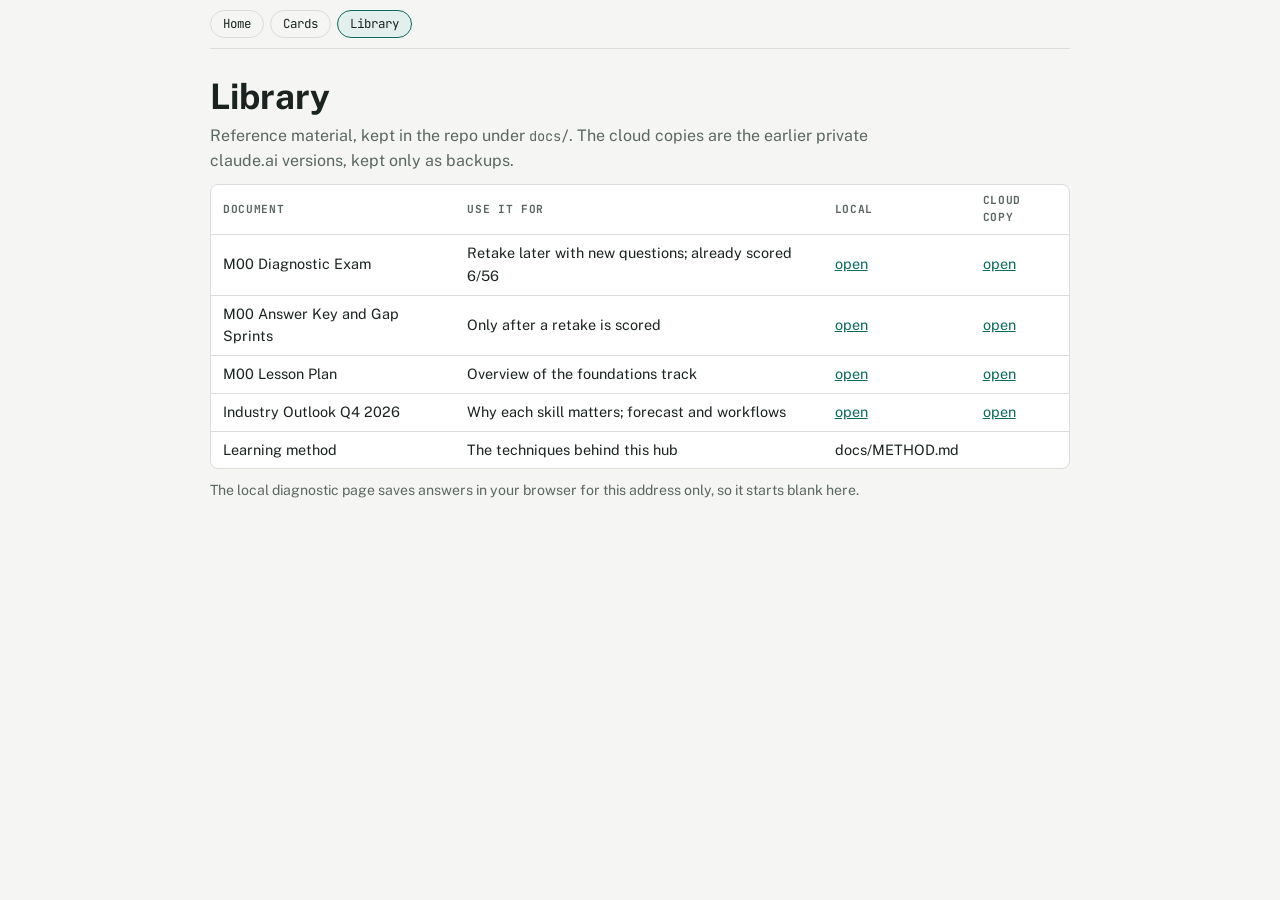
<file: hub/library.html>
<!doctype html>
<html lang="en"><head><meta charset="utf-8"><meta name="viewport" content="width=device-width,initial-scale=1">
<title>Library</title>
<link rel="stylesheet" href="https://fonts.googleapis.com/css2?family=Public+Sans:wght@400;500;700&family=JetBrains+Mono:wght@400;500&display=swap">
<link rel="stylesheet" href="hub.css">
</head><body>
<div class="wrap">
<nav class="top"></nav>
<h1>Library</h1>
<p class="lede">Reference material, kept in the repo under <code>docs/</code>. The cloud copies are the earlier private claude.ai versions, kept only as backups.</p>
<div class="tbl"><table>
<thead><tr><th>Document</th><th>Use it for</th><th>Local</th><th>Cloud copy</th></tr></thead>
<tbody>
<tr><td>M00 Diagnostic Exam</td><td>Retake later with new questions; already scored 6/56</td><td><a href="/docs/diagnostic/M00-diagnostic.html">open</a></td><td><a href="https://claude.ai/artifact/Y4wsoCCxKdzAYWFzGcCrgt" target="_blank" rel="noopener">open</a></td></tr>
<tr><td>M00 Answer Key and Gap Sprints</td><td>Only after a retake is scored</td><td><a href="/docs/diagnostic/M00-solutions-and-sprints.html">open</a></td><td><a href="https://claude.ai/artifact/8vnDfAoRFTrZUSKQR2vr5U" target="_blank" rel="noopener">open</a></td></tr>
<tr><td>M00 Lesson Plan</td><td>Overview of the foundations track</td><td><a href="/docs/lesson-plan/M00-lesson-plan.html">open</a></td><td><a href="https://claude.ai/artifact/AsHKtB8pCXSmnXDHaV9r3m" target="_blank" rel="noopener">open</a></td></tr>
<tr><td>Industry Outlook Q4 2026</td><td>Why each skill matters; forecast and workflows</td><td><a href="/docs/research/industry-outlook-2026-q4.html">open</a></td><td><a href="https://claude.ai/artifact/1LLBzkq47qy5HRA2WV69Kd" target="_blank" rel="noopener">open</a></td></tr>
<tr><td>Learning method</td><td>The techniques behind this hub</td><td>docs/METHOD.md</td><td></td></tr>
</tbody></table></div>
<p class="hint">The local diagnostic page saves answers in your browser for this address only, so it starts blank here.</p>
</div>
<script src="hub.js"></script>
<script>Hub.nav("library.html");</script>
</body></html>
</file>
<file: hub/hub.css>
/* Shared styles for the local study hub. Tokens first; every color comes from a token. */
:root{
  --bg:#f5f6f4; --surface:#ffffff; --ink:#1b2321; --muted:#5b6662; --line:#d9dedb;
  --accent:#0b6b5c; --accent-ink:#ffffff; --soft:#e3efec;
  --ok:#1b6e3a; --ok-bg:#e0f1e5; --warn:#8a5a00; --warn-bg:#fbf0d6; --bad:#b3261e; --bad-bg:#fbe9e7;
  --f-body:"Public Sans",system-ui,-apple-system,"Segoe UI",sans-serif;
  --f-mono:"JetBrains Mono",ui-monospace,Consolas,monospace;
}
@media (prefers-color-scheme:dark){:root:not([data-theme="light"]){
  --bg:#101614; --surface:#18201d; --ink:#e6ece9; --muted:#9aa7a2; --line:#2b3733;
  --accent:#4fc4ad; --accent-ink:#06211c; --soft:#1b2c28;
  --ok:#7fd49a; --ok-bg:#173222; --warn:#f0b84d; --warn-bg:#3a2d10; --bad:#ff8a80; --bad-bg:#3a1c19; color-scheme:dark}}
*{box-sizing:border-box}
html{scroll-behavior:smooth}
body{margin:0;background:var(--bg);color:var(--ink);font-family:var(--f-body);font-size:16px;line-height:1.58;padding-inline:16px;padding-block:0 96px}
.wrap{max-width:860px;margin:0 auto}
nav.top{position:sticky;top:0;z-index:5;background:var(--bg);border-bottom:1px solid var(--line);display:flex;gap:6px;align-items:center;padding-block:10px;flex-wrap:wrap}
nav.top a{font-family:var(--f-mono);font-size:.78rem;text-decoration:none;color:var(--ink);border:1px solid var(--line);border-radius:99px;padding:3px 12px}
nav.top a.on,nav.top a:hover{background:var(--soft);border-color:var(--accent)}
nav.top .grow{flex:1}
#saved{font-family:var(--f-mono);font-size:.72rem;color:var(--muted)}
h1{font-size:clamp(1.6rem,4vw,2.2rem);line-height:1.15;margin:28px 0 6px;text-wrap:balance}
h2{font-size:1.25rem;margin:0 0 6px;text-wrap:balance}
h3{font-size:1rem;margin:16px 0 4px}
p{margin:0 0 10px}
.muted{color:var(--muted)} .lede{color:var(--muted);max-width:66ch}
a{color:var(--accent)} a:focus-visible,button:focus-visible,input:focus-visible,textarea:focus-visible{outline:2px solid var(--accent);outline-offset:2px}
code{font-family:var(--f-mono);font-size:.86em}
pre{font-family:var(--f-mono);font-size:.82rem;background:var(--soft);padding:12px;border-radius:6px;overflow-x:auto;margin:8px 0;white-space:pre-wrap}
.tag{font-family:var(--f-mono);font-size:.68rem;letter-spacing:.06em;color:var(--muted);border:1px solid var(--line);border-radius:4px;padding:1px 6px;display:inline-block}
.step{background:var(--surface);border:1px solid var(--line);border-radius:8px;padding:18px;margin-top:16px;min-width:0}
.step.done{border-color:var(--accent)}
.sh{display:flex;gap:10px;align-items:baseline;flex-wrap:wrap;margin-bottom:8px}
.sh .t{margin-left:auto;font-family:var(--f-mono);font-size:.72rem;color:var(--muted)}
.step label.fin{display:flex;gap:8px;align-items:center;margin-top:14px;padding-top:12px;border-top:1px solid var(--line);font-weight:500}
.big{border-left:3px solid var(--accent);padding:2px 12px;margin:10px 0;font-style:italic}
button{font:inherit;cursor:pointer;border-radius:6px;border:1px solid var(--accent);background:var(--accent);color:var(--accent-ink);padding:7px 14px;font-weight:500}
button.ghost{background:transparent;color:var(--accent)}
button:disabled{opacity:.5;cursor:not-allowed}
textarea,input[type=text],input[type=number]{width:100%;font:inherit;color:var(--ink);background:var(--bg);border:1px solid var(--line);border-radius:6px;padding:8px 10px}
textarea{min-height:88px;resize:vertical}
label.q{display:block;margin-top:12px;font-weight:500}
.row2{display:grid;grid-template-columns:repeat(auto-fit,minmax(180px,1fr));gap:10px}
.opt{display:flex;gap:10px;align-items:flex-start;padding:6px 8px;border-radius:6px;cursor:pointer}
.opt:hover{background:var(--soft)} .opt input{margin-top:5px}
.fb{margin-top:6px;font-size:.9rem;padding:6px 10px;border-radius:6px}
.fb.ok{background:var(--ok-bg);color:var(--ok)} .fb.no{background:var(--bad-bg);color:var(--bad)}
.tbl{overflow-x:auto;border:1px solid var(--line);border-radius:8px;background:var(--surface);margin:10px 0}
table{border-collapse:collapse;width:100%;min-width:560px;font-size:.9rem}
th,td{text-align:left;padding:7px 12px;border-bottom:1px solid var(--line)}
th{font-family:var(--f-mono);font-size:.7rem;letter-spacing:.06em;text-transform:uppercase;color:var(--muted)}
td.n{font-variant-numeric:tabular-nums;text-align:right}
tr:last-child td{border-bottom:0}
.out{max-height:340px;overflow:auto}
.pill{font-family:var(--f-mono);font-size:.68rem;padding:1px 8px;border-radius:99px;display:inline-block}
.pill.ok{background:var(--ok-bg);color:var(--ok)} .pill.warn{background:var(--warn-bg);color:var(--warn)} .pill.bad{background:var(--bad-bg);color:var(--bad)} .pill.none{background:var(--soft);color:var(--muted)}
.grid{display:grid;grid-template-columns:repeat(auto-fit,minmax(240px,1fr));gap:12px}
.card{background:var(--surface);border:1px solid var(--line);border-radius:8px;padding:14px 16px;min-width:0}
.hint{font-size:.88rem;color:var(--muted)}
</file>
